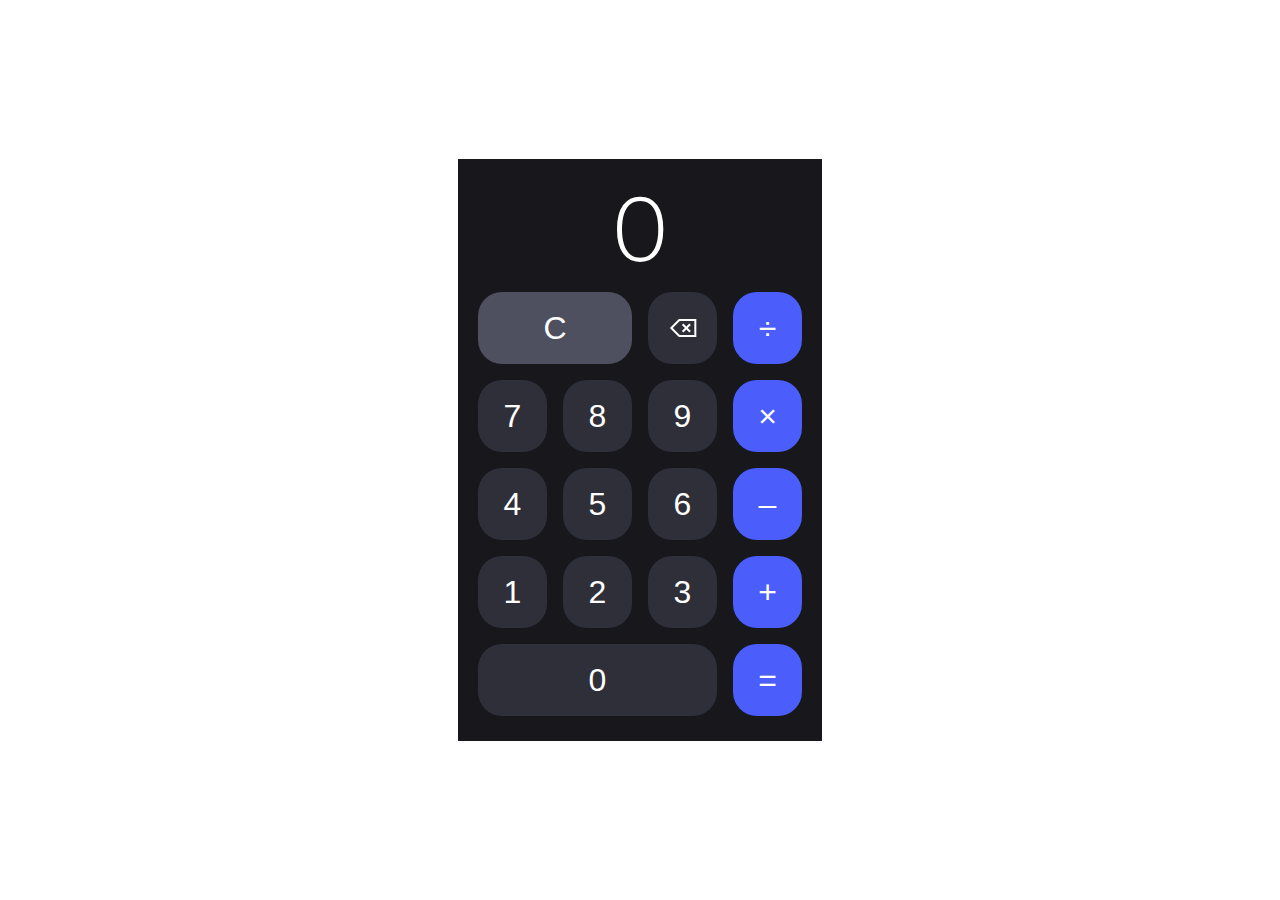
<file: Calculator/index.html>
<!DOCTYPE html>
<html lang="en">
<head>
    <meta charset="UTF-8">
    <link rel="preconnect" href="https://fonts.googleapis.com">
    <link rel="preconnect" href="https://fonts.gstatic.com" crossorigin>
    <link href="https://fonts.googleapis.com/css2?family=Work+Sans:wght@300;400&display=swap" rel="stylesheet">
    <link rel="stylesheet" href="css/style.css">
    <title>Calculator</title>
</head>
<body>
    <div class="wrapper">
        <main class="calc">
            <div class="calc__container _container">
                <div class="calc__display">
<!--                    <input tabindex="-1" maxlength="5" type="number" class="calc__result" placeholder="0" autofocus>-->
                    <div class="calc__result">0</div>
                </div>
                <div class="calc__buttons button">
                    <button data-action="clear" class="button__clear">C</button>
                    <button data-action="delete" class="button__delete"></button>
<!--                    <a href="#" class="button__blue div">÷</a>-->
                    <button data-action="div" class="button__blue div">÷</button>
                    <button data-action="number" class="button__number">7</button>
                    <button data-action="number" class="button__number">8</button>
                    <button data-action="number" class="button__number">9</button>
<!--                    <a href="#" class="button__blue mult">×</a>-->
                    <button data-action="div" class="button__blue mult">×</button>
                    <button data-action="number" class="button__number">4</button>
                    <button data-action="number" class="button__number">5</button>
                    <button data-action="number" class="button__number">6</button>
                    <button data-action="sub" class="button__blue sub">–</button>
<!--                    <a href="#" class="button__blue sub">–</a>-->
                    <button data-action="number" class="button__number">1</button>
                    <button data-action="number" class="button__number">2</button>
                    <button data-action="number" class="button__number">3</button>
<!--                    <a href="#" class="button__blue sum">+</a>-->
                    <button data-action="sum" class="button__blue sum">+</button>
                    <button data-action="number" class="button__zero">0</button>
                    <button data-action="result" class="button__blue">=</button>
<!--                    <a href="#" class="button__blue">=</a>-->
                </div>
            </div>
        </main>
    </div>
    <script type="module" src="js/main.js"></script>
</body>
</html>
</file>
<file: Calculator/css/style.css>
*,
*::before,
*::after {
  padding: 0;
  margin: 0;
  border: 0;
  box-sizing: border-box;
}

a {
  text-decoration: none;
}

ul,
ol,
li {
  list-style: none;
}

img {
  vertical-align: top;
}

h1,
h2,
h3,
h4,
h5,
h6 {
  font-weight: inherit;
  font-size: inherit;
}

/*---------------------------------------*/
body,
html {
  width: 100%;
  color: #fff;
  font-family: "Work Sans", sans-serif;
}

._container {
  background-color: #17171C;
  max-width: 364px;
  height: 582px;
  padding: 21px 20px 25px 20px;
}

.wrapper {
  min-height: 100vh;
  display: flex;
  justify-content: center;
  align-items: center;
  align-content: center;
}

.calc__container {
  display: flex;
  flex-direction: column;
  justify-content: space-between;
}
.calc__display {
  text-align: right;
  place-items: center;
}
.calc__display .calc__result {
  font-size: 96px;
  font-weight: 300;
  line-height: 100%;
  max-width: 300px;
  background-color: inherit;
  color: inherit;
  text-align: right;
  font-family: inherit;
  outline: none;
  caret-color: transparent;
  pointer-events: none;
}
.calc__display .calc__result::placeholder {
  color: inherit;
}
.calc__display input[type=number]::-webkit-outer-spin-button,
.calc__display input[type=number]::-webkit-inner-spin-button {
  -webkit-appearance: none;
  margin: 0;
}
.calc__display input[type=number] {
  -moz-appearance: textfield;
}
.calc__buttons {
  display: grid;
  gap: 16px;
  grid-template-columns: repeat(4, 69px);
  grid-template-rows: repeat(5, 72px);
}
.calc__buttons [class^=button__] {
  background-color: #2E2F38;
  border-radius: 24px;
  color: #fff;
  text-decoration: none;
  font-size: 32px;
  line-height: 125%;
  font-weight: 400;
  display: flex;
  justify-content: center;
  align-items: center;
  justify-self: stretch;
  cursor: pointer;
  transition: all 0.3s ease-in-out;
}
.calc__buttons [class^=button__]:hover {
  filter: brightness(1.1);
}
.calc__buttons [class^=button__]:active {
  filter: brightness(0.5);
}
.calc__buttons .button__clear {
  grid-column: 1/3;
  background: #4E505F;
}
.calc__buttons .button__blue {
  background-color: #4B5EFC;
}
.calc__buttons .button__delete {
  background: #2E2F38 url(../assets/icons/delete.svg) 50% 50% no-repeat;
}
.calc__buttons .button__zero {
  grid-column: 1/4;
}

/*# sourceMappingURL=style.css.map */
</file>
